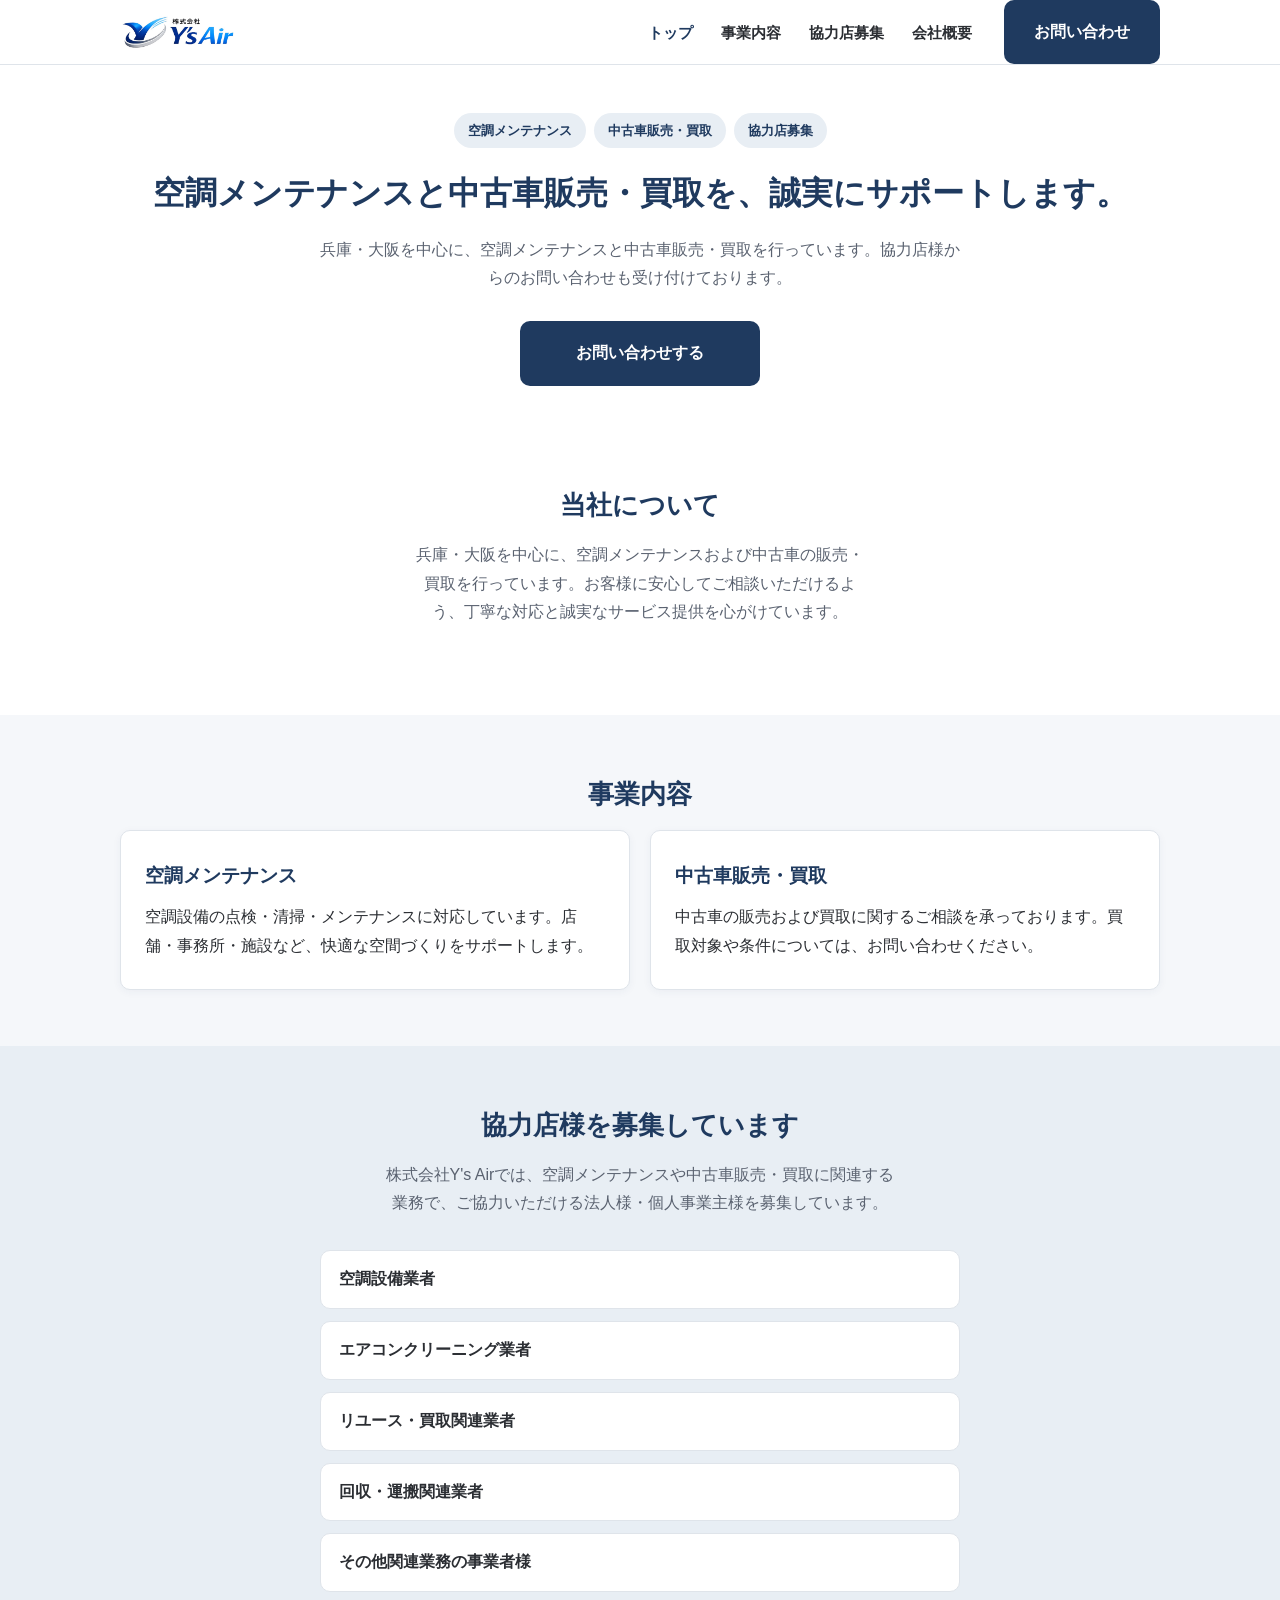
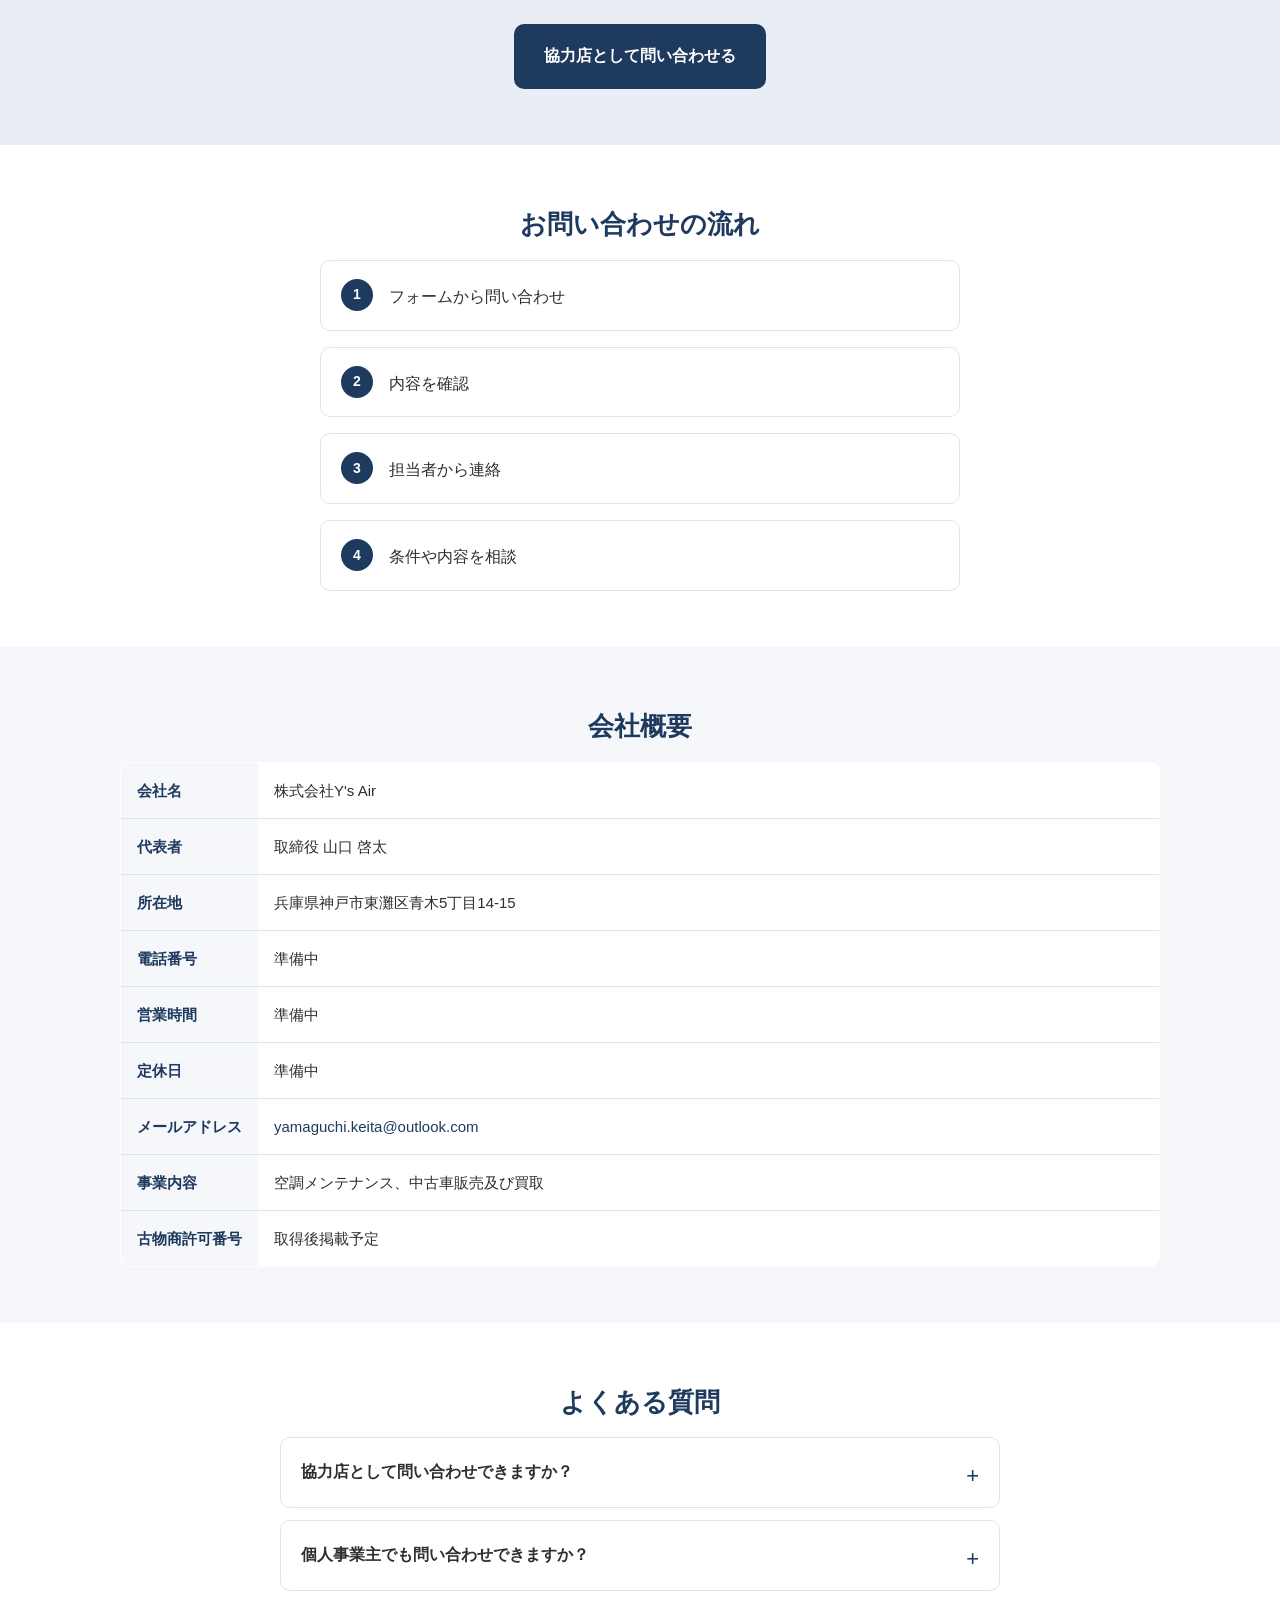
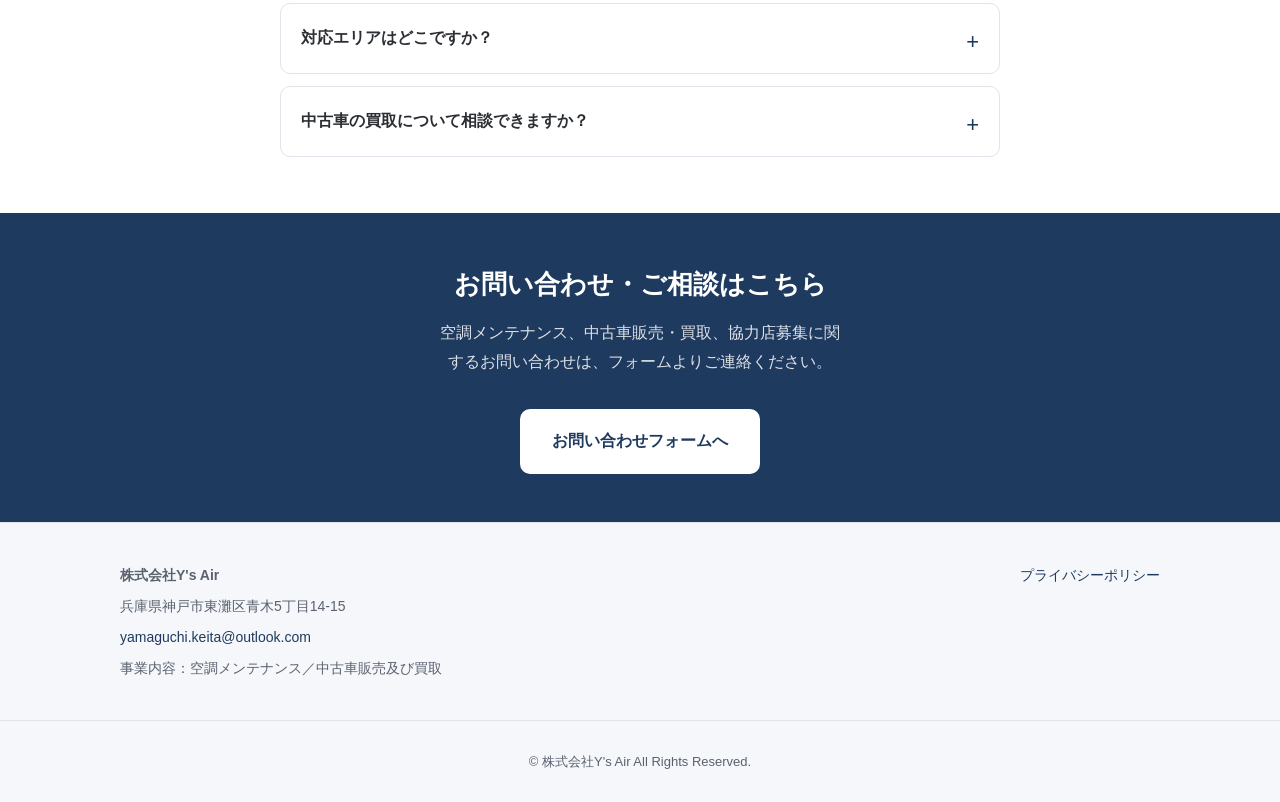
<file: index.html>
<!DOCTYPE html>
<html lang="ja">
<head>
  <meta charset="UTF-8">
  <meta name="viewport" content="width=device-width, initial-scale=1">
  <title>株式会社Y's Air｜兵庫・大阪の空調メンテナンス・中古車販売買取</title>
  <meta name="description" content="株式会社Y's Airは、兵庫・大阪を中心に空調メンテナンスと中古車販売・買取を行う会社です。協力店様からのお問い合わせも受け付けております。">

  <meta property="og:type" content="website">
  <meta property="og:title" content="株式会社Y's Air｜兵庫・大阪の空調メンテナンス・中古車販売買取">
  <meta property="og:description" content="株式会社Y's Airは、兵庫・大阪を中心に空調メンテナンスと中古車販売・買取を行う会社です。協力店様からのお問い合わせも受け付けております。">
  <meta property="og:image" content="assets/logo.png">
  <meta property="og:locale" content="ja_JP">
  <!-- og:url はサイト公開後の正式なURLに変更してください -->
  <meta property="og:url" content="https://example.com/">

  <link rel="icon" href="assets/favicon-32.png" sizes="32x32" type="image/png">
  <link rel="apple-touch-icon" href="assets/apple-touch-icon.png">
  <link rel="stylesheet" href="css/style.css">
</head>
<body>

  <header class="header">
    <div class="container header__inner">
      <a href="index.html" class="logo">
        <img src="assets/logo.png" alt="株式会社Y's Air" class="logo__img" onerror="this.style.display='none'; this.nextElementSibling.style.display='inline'">
        <span class="logo__text" style="display:none;">株式会社Y's Air</span>
      </a>
      <button class="hamburger" id="hamburger" aria-label="メニューを開く" aria-controls="nav" aria-expanded="false">
        <span></span><span></span><span></span>
      </button>
      <nav class="nav" id="nav">
        <ul class="nav__list">
          <li><a href="index.html" aria-current="page">トップ</a></li>
          <li><a href="business.html">事業内容</a></li>
          <li><a href="partners.html">協力店募集</a></li>
          <li><a href="company.html">会社概要</a></li>
        </ul>
        <a href="contact.html" class="btn btn--primary nav__cta">お問い合わせ</a>
      </nav>
    </div>
  </header>

  <main>

    <!-- 1. ファーストビュー -->
    <section class="hero">
      <div class="container">
        <ul class="hero__tags">
          <li>空調メンテナンス</li>
          <li>中古車販売・買取</li>
          <li>協力店募集</li>
        </ul>
        <h1 class="hero__title">空調メンテナンスと中古車販売・買取を、誠実にサポートします。</h1>
        <p class="hero__sub">兵庫・大阪を中心に、空調メンテナンスと中古車販売・買取を行っています。協力店様からのお問い合わせも受け付けております。</p>
        <div class="btn-group">
          <a href="contact.html" class="btn btn--primary">お問い合わせする</a>
        </div>
      </div>
    </section>

    <!-- 2. Y's Airについて -->
    <section class="section">
      <div class="container">
        <h2 class="section__title">当社について</h2>
        <p class="section__lead">
          兵庫・大阪を中心に、空調メンテナンスおよび中古車の販売・買取を行っています。お客様に安心してご相談いただけるよう、丁寧な対応と誠実なサービス提供を心がけています。
        </p>
      </div>
    </section>

    <!-- 3. 事業内容 -->
    <section class="section section--alt">
      <div class="container">
        <h2 class="section__title">事業内容</h2>
        <div class="cards">
          <div class="card">
            <h3 class="card__title">空調メンテナンス</h3>
            <p class="card__text">空調設備の点検・清掃・メンテナンスに対応しています。店舗・事務所・施設など、快適な空間づくりをサポートします。</p>
          </div>
          <div class="card">
            <h3 class="card__title">中古車販売・買取</h3>
            <p class="card__text">中古車の販売および買取に関するご相談を承っております。買取対象や条件については、お問い合わせください。</p>
          </div>
        </div>
      </div>
    </section>

    <!-- 4. 協力店募集 -->
    <section class="section section--highlight">
      <div class="container">
        <h2 class="section__title">協力店様を募集しています</h2>
        <p class="section__lead">
          株式会社Y's Airでは、空調メンテナンスや中古車販売・買取に関連する業務で、ご協力いただける法人様・個人事業主様を募集しています。
        </p>
        <ul class="target-list">
          <li>空調設備業者</li>
          <li>エアコンクリーニング業者</li>
          <li>リユース・買取関連業者</li>
          <li>回収・運搬関連業者</li>
          <li>その他関連業務の事業者様</li>
        </ul>
        <div class="btn-group" style="margin-top:32px;">
          <a href="partners.html" class="btn btn--primary">協力店として問い合わせる</a>
        </div>
      </div>
    </section>

    <!-- 5. お問い合わせの流れ -->
    <section class="section">
      <div class="container">
        <h2 class="section__title">お問い合わせの流れ</h2>
        <ol class="steps">
          <li class="step">
            <span class="step__num">1</span>
            <p class="step__text">フォームから問い合わせ</p>
          </li>
          <li class="step">
            <span class="step__num">2</span>
            <p class="step__text">内容を確認</p>
          </li>
          <li class="step">
            <span class="step__num">3</span>
            <p class="step__text">担当者から連絡</p>
          </li>
          <li class="step">
            <span class="step__num">4</span>
            <p class="step__text">条件や内容を相談</p>
          </li>
        </ol>
      </div>
    </section>

    <!-- 6. 会社概要 -->
    <section class="section section--alt">
      <div class="container">
        <h2 class="section__title">会社概要</h2>
        <div class="table-wrap">
          <table class="info-table">
            <tbody>
              <tr>
                <th>会社名</th>
                <td>株式会社Y's Air</td>
              </tr>
              <tr>
                <th>代表者</th>
                <td>取締役 山口 啓太</td>
              </tr>
              <tr>
                <th>所在地</th>
                <td>兵庫県神戸市東灘区青木5丁目14-15</td>
              </tr>
              <tr>
                <th>電話番号</th>
                <td><span data-config="phone">準備中</span></td>
              </tr>
              <tr>
                <th>営業時間</th>
                <td><span data-config="businessHours">準備中</span></td>
              </tr>
              <tr>
                <th>定休日</th>
                <td><span data-config="closedDay">準備中</span></td>
              </tr>
              <tr>
                <th>メールアドレス</th>
                <td><a href="mailto:yamaguchi.keita@outlook.com">yamaguchi.keita@outlook.com</a></td>
              </tr>
              <tr>
                <th>事業内容</th>
                <td>空調メンテナンス、中古車販売及び買取</td>
              </tr>
              <tr>
                <th>古物商許可番号</th>
                <td><span data-config="licenseNumber">取得後掲載予定</span></td>
              </tr>
            </tbody>
          </table>
        </div>
      </div>
    </section>

    <!-- 7. よくある質問 -->
    <section class="section">
      <div class="container">
        <h2 class="section__title">よくある質問</h2>
        <div class="faq">
          <details class="faq-item">
            <summary>協力店として問い合わせできますか？</summary>
            <p>はい。お問い合わせフォームで「協力店募集について」を選択してご連絡ください。</p>
          </details>
          <details class="faq-item">
            <summary>個人事業主でも問い合わせできますか？</summary>
            <p>はい。法人様・個人事業主様どちらもお問い合わせいただけます。</p>
          </details>
          <details class="faq-item">
            <summary>対応エリアはどこですか？</summary>
            <p>兵庫県・大阪府を中心に対応しております。詳細はお問い合わせください。</p>
          </details>
          <details class="faq-item">
            <summary>中古車の買取について相談できますか？</summary>
            <p>はい。内容を確認のうえ、個別にご案内いたします。</p>
          </details>
        </div>
      </div>
    </section>

    <!-- 8. お問い合わせCTA -->
    <section class="cta-banner">
      <div class="container">
        <h2 class="section__title">お問い合わせ・ご相談はこちら</h2>
        <p class="section__lead">空調メンテナンス、中古車販売・買取、協力店募集に関するお問い合わせは、フォームよりご連絡ください。</p>
        <div class="btn-group">
          <a href="contact.html" class="btn btn--primary">お問い合わせフォームへ</a>
        </div>
      </div>
    </section>

  </main>

  <footer class="footer">
    <div class="container footer__inner">
      <div class="footer__col">
        <p class="footer__name">株式会社Y's Air</p>
        <p>兵庫県神戸市東灘区青木5丁目14-15</p>
        <p><a href="mailto:yamaguchi.keita@outlook.com">yamaguchi.keita@outlook.com</a></p>
        <p>事業内容：空調メンテナンス／中古車販売及び買取</p>
      </div>
      <div class="footer__col footer__links">
        <p><a href="privacy.html">プライバシーポリシー</a></p>
      </div>
    </div>
    <div class="footer__bottom">
      <p>&copy; 株式会社Y's Air All Rights Reserved.</p>
    </div>
  </footer>

  <script src="js/site-config.js"></script>
  <script src="js/main.js"></script>
</body>
</html>
</file>
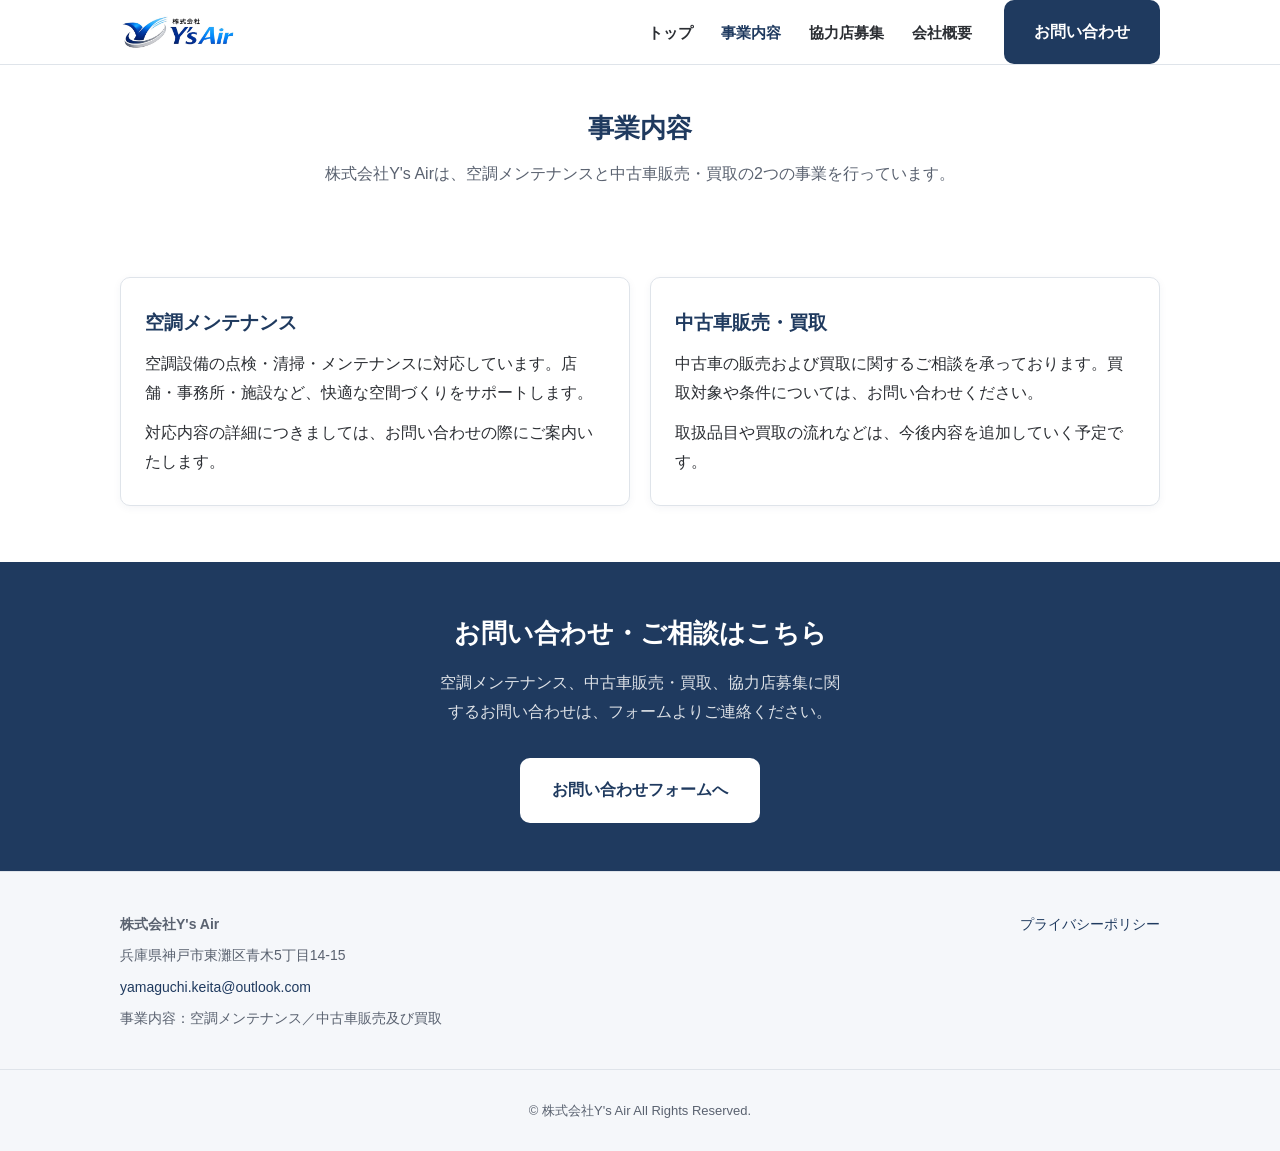
<file: business.html>
<!DOCTYPE html>
<html lang="ja">
<head>
  <meta charset="UTF-8">
  <meta name="viewport" content="width=device-width, initial-scale=1">
  <title>事業内容｜株式会社Y's Air</title>
  <meta name="description" content="株式会社Y's Airの事業内容についてご紹介します。空調設備の点検・清掃・メンテナンスから、中古車の販売・買取まで対応しています。">

  <meta property="og:type" content="website">
  <meta property="og:title" content="事業内容｜株式会社Y's Air">
  <meta property="og:description" content="株式会社Y's Airの事業内容についてご紹介します。空調設備の点検・清掃・メンテナンスから、中古車の販売・買取まで対応しています。">
  <meta property="og:image" content="assets/logo.png">
  <meta property="og:locale" content="ja_JP">
  <meta property="og:url" content="https://example.com/business.html">

  <link rel="icon" href="assets/favicon-32.png" sizes="32x32" type="image/png">
  <link rel="apple-touch-icon" href="assets/apple-touch-icon.png">
  <link rel="stylesheet" href="css/style.css">
</head>
<body>

  <header class="header">
    <div class="container header__inner">
      <a href="index.html" class="logo">
        <img src="assets/logo.png" alt="株式会社Y's Air" class="logo__img" onerror="this.style.display='none'; this.nextElementSibling.style.display='inline'">
        <span class="logo__text" style="display:none;">株式会社Y's Air</span>
      </a>
      <button class="hamburger" id="hamburger" aria-label="メニューを開く" aria-controls="nav" aria-expanded="false">
        <span></span><span></span><span></span>
      </button>
      <nav class="nav" id="nav">
        <ul class="nav__list">
          <li><a href="index.html">トップ</a></li>
          <li><a href="business.html" aria-current="page">事業内容</a></li>
          <li><a href="partners.html">協力店募集</a></li>
          <li><a href="company.html">会社概要</a></li>
        </ul>
        <a href="contact.html" class="btn btn--primary nav__cta">お問い合わせ</a>
      </nav>
    </div>
  </header>

  <main>

    <section class="page-hero">
      <div class="container">
        <h1 class="page-hero__title">事業内容</h1>
        <p class="page-hero__lead">株式会社Y's Airは、空調メンテナンスと中古車販売・買取の2つの事業を行っています。</p>
      </div>
    </section>

    <section class="section">
      <div class="container">
        <div class="cards">
          <div class="card">
            <h2 class="card__title">空調メンテナンス</h2>
            <p class="card__text">
              空調設備の点検・清掃・メンテナンスに対応しています。店舗・事務所・施設など、快適な空間づくりをサポートします。
            </p>
            <p class="card__text" style="margin-top:12px;">
              対応内容の詳細につきましては、お問い合わせの際にご案内いたします。
            </p>
          </div>
          <div class="card">
            <h2 class="card__title">中古車販売・買取</h2>
            <p class="card__text">
              中古車の販売および買取に関するご相談を承っております。買取対象や条件については、お問い合わせください。
            </p>
            <p class="card__text" style="margin-top:12px;">
              取扱品目や買取の流れなどは、今後内容を追加していく予定です。
            </p>
          </div>
        </div>
      </div>
    </section>

    <!-- お問い合わせCTA -->
    <section class="cta-banner">
      <div class="container">
        <h2 class="section__title">お問い合わせ・ご相談はこちら</h2>
        <p class="section__lead">空調メンテナンス、中古車販売・買取、協力店募集に関するお問い合わせは、フォームよりご連絡ください。</p>
        <div class="btn-group">
          <a href="contact.html" class="btn btn--primary">お問い合わせフォームへ</a>
        </div>
      </div>
    </section>

  </main>

  <footer class="footer">
    <div class="container footer__inner">
      <div class="footer__col">
        <p class="footer__name">株式会社Y's Air</p>
        <p>兵庫県神戸市東灘区青木5丁目14-15</p>
        <p><a href="mailto:yamaguchi.keita@outlook.com">yamaguchi.keita@outlook.com</a></p>
        <p>事業内容：空調メンテナンス／中古車販売及び買取</p>
      </div>
      <div class="footer__col footer__links">
        <p><a href="privacy.html">プライバシーポリシー</a></p>
      </div>
    </div>
    <div class="footer__bottom">
      <p>&copy; 株式会社Y's Air All Rights Reserved.</p>
    </div>
  </footer>

  <script src="js/site-config.js"></script>
  <script src="js/main.js"></script>
</body>
</html>
</file>
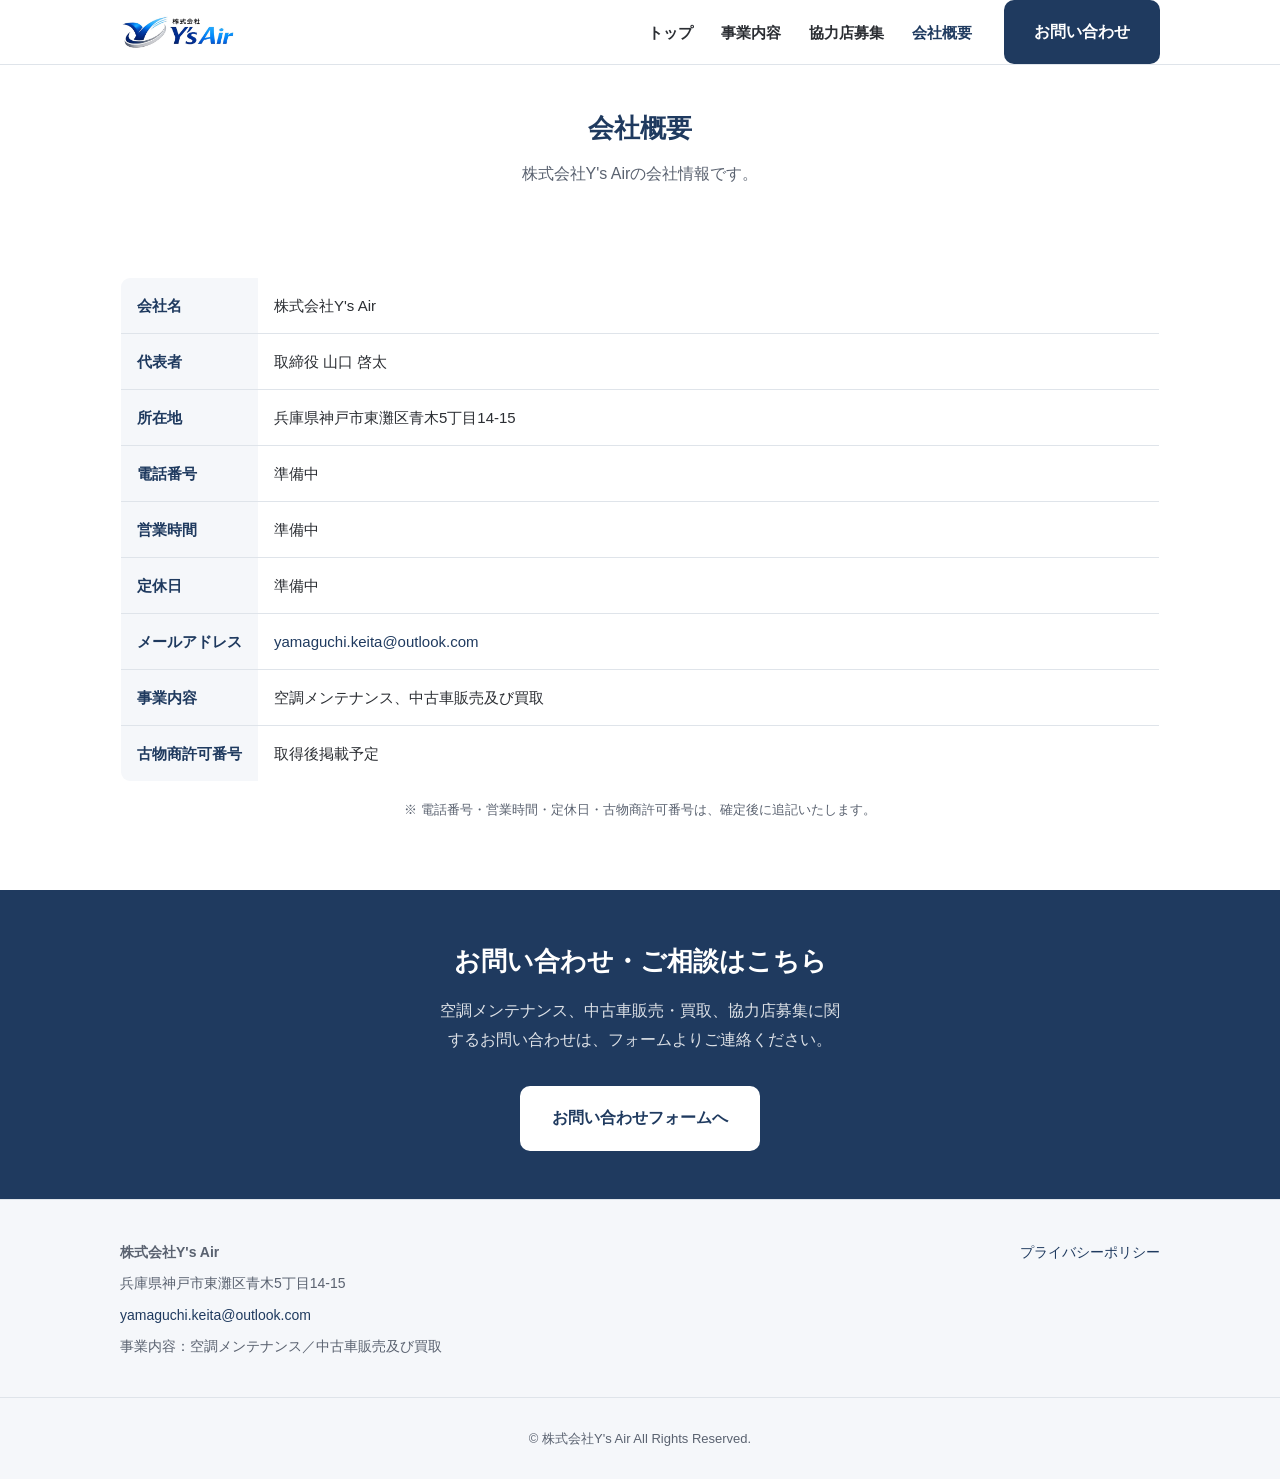
<file: company.html>
<!DOCTYPE html>
<html lang="ja">
<head>
  <meta charset="UTF-8">
  <meta name="viewport" content="width=device-width, initial-scale=1">
  <title>会社概要｜株式会社Y's Air</title>
  <meta name="description" content="株式会社Y's Airの会社概要です。所在地、代表者、事業内容などをご案内しています。兵庫・大阪を中心に活動しています。">

  <meta property="og:type" content="website">
  <meta property="og:title" content="会社概要｜株式会社Y's Air">
  <meta property="og:description" content="株式会社Y's Airの会社概要です。所在地、代表者、事業内容などをご案内しています。兵庫・大阪を中心に活動しています。">
  <meta property="og:image" content="assets/logo.png">
  <meta property="og:locale" content="ja_JP">
  <meta property="og:url" content="https://example.com/company.html">

  <link rel="icon" href="assets/favicon-32.png" sizes="32x32" type="image/png">
  <link rel="apple-touch-icon" href="assets/apple-touch-icon.png">
  <link rel="stylesheet" href="css/style.css">
</head>
<body>

  <header class="header">
    <div class="container header__inner">
      <a href="index.html" class="logo">
        <img src="assets/logo.png" alt="株式会社Y's Air" class="logo__img" onerror="this.style.display='none'; this.nextElementSibling.style.display='inline'">
        <span class="logo__text" style="display:none;">株式会社Y's Air</span>
      </a>
      <button class="hamburger" id="hamburger" aria-label="メニューを開く" aria-controls="nav" aria-expanded="false">
        <span></span><span></span><span></span>
      </button>
      <nav class="nav" id="nav">
        <ul class="nav__list">
          <li><a href="index.html">トップ</a></li>
          <li><a href="business.html">事業内容</a></li>
          <li><a href="partners.html">協力店募集</a></li>
          <li><a href="company.html" aria-current="page">会社概要</a></li>
        </ul>
        <a href="contact.html" class="btn btn--primary nav__cta">お問い合わせ</a>
      </nav>
    </div>
  </header>

  <main>

    <section class="page-hero">
      <div class="container">
        <h1 class="page-hero__title">会社概要</h1>
        <p class="page-hero__lead">株式会社Y's Airの会社情報です。</p>
      </div>
    </section>

    <section class="section">
      <div class="container">
        <div class="table-wrap">
          <table class="info-table">
            <tbody>
              <tr>
                <th>会社名</th>
                <td>株式会社Y's Air</td>
              </tr>
              <tr>
                <th>代表者</th>
                <td>取締役 山口 啓太</td>
              </tr>
              <tr>
                <th>所在地</th>
                <td>兵庫県神戸市東灘区青木5丁目14-15</td>
              </tr>
              <tr>
                <th>電話番号</th>
                <td><span data-config="phone">準備中</span></td>
              </tr>
              <tr>
                <th>営業時間</th>
                <td><span data-config="businessHours">準備中</span></td>
              </tr>
              <tr>
                <th>定休日</th>
                <td><span data-config="closedDay">準備中</span></td>
              </tr>
              <tr>
                <th>メールアドレス</th>
                <td><a href="mailto:yamaguchi.keita@outlook.com">yamaguchi.keita@outlook.com</a></td>
              </tr>
              <tr>
                <th>事業内容</th>
                <td>空調メンテナンス、中古車販売及び買取</td>
              </tr>
              <tr>
                <th>古物商許可番号</th>
                <td><span data-config="licenseNumber">取得後掲載予定</span></td>
              </tr>
              <!--
                項目を追加する場合は、以下のように行を追加してください。
                <tr>
                  <th>設立</th>
                  <td>20XX年X月</td>
                </tr>
                <tr>
                  <th>資本金</th>
                  <td>X,XXX,XXX円</td>
                </tr>
              -->
            </tbody>
          </table>
        </div>
        <p class="note" style="margin-top:16px; text-align:center;">
          ※ 電話番号・営業時間・定休日・古物商許可番号は、確定後に追記いたします。
        </p>
      </div>
    </section>

    <!-- お問い合わせCTA -->
    <section class="cta-banner">
      <div class="container">
        <h2 class="section__title">お問い合わせ・ご相談はこちら</h2>
        <p class="section__lead">空調メンテナンス、中古車販売・買取、協力店募集に関するお問い合わせは、フォームよりご連絡ください。</p>
        <div class="btn-group">
          <a href="contact.html" class="btn btn--primary">お問い合わせフォームへ</a>
        </div>
      </div>
    </section>

  </main>

  <footer class="footer">
    <div class="container footer__inner">
      <div class="footer__col">
        <p class="footer__name">株式会社Y's Air</p>
        <p>兵庫県神戸市東灘区青木5丁目14-15</p>
        <p><a href="mailto:yamaguchi.keita@outlook.com">yamaguchi.keita@outlook.com</a></p>
        <p>事業内容：空調メンテナンス／中古車販売及び買取</p>
      </div>
      <div class="footer__col footer__links">
        <p><a href="privacy.html">プライバシーポリシー</a></p>
      </div>
    </div>
    <div class="footer__bottom">
      <p>&copy; 株式会社Y's Air All Rights Reserved.</p>
    </div>
  </footer>

  <script src="js/site-config.js"></script>
  <script src="js/main.js"></script>
</body>
</html>
</file>
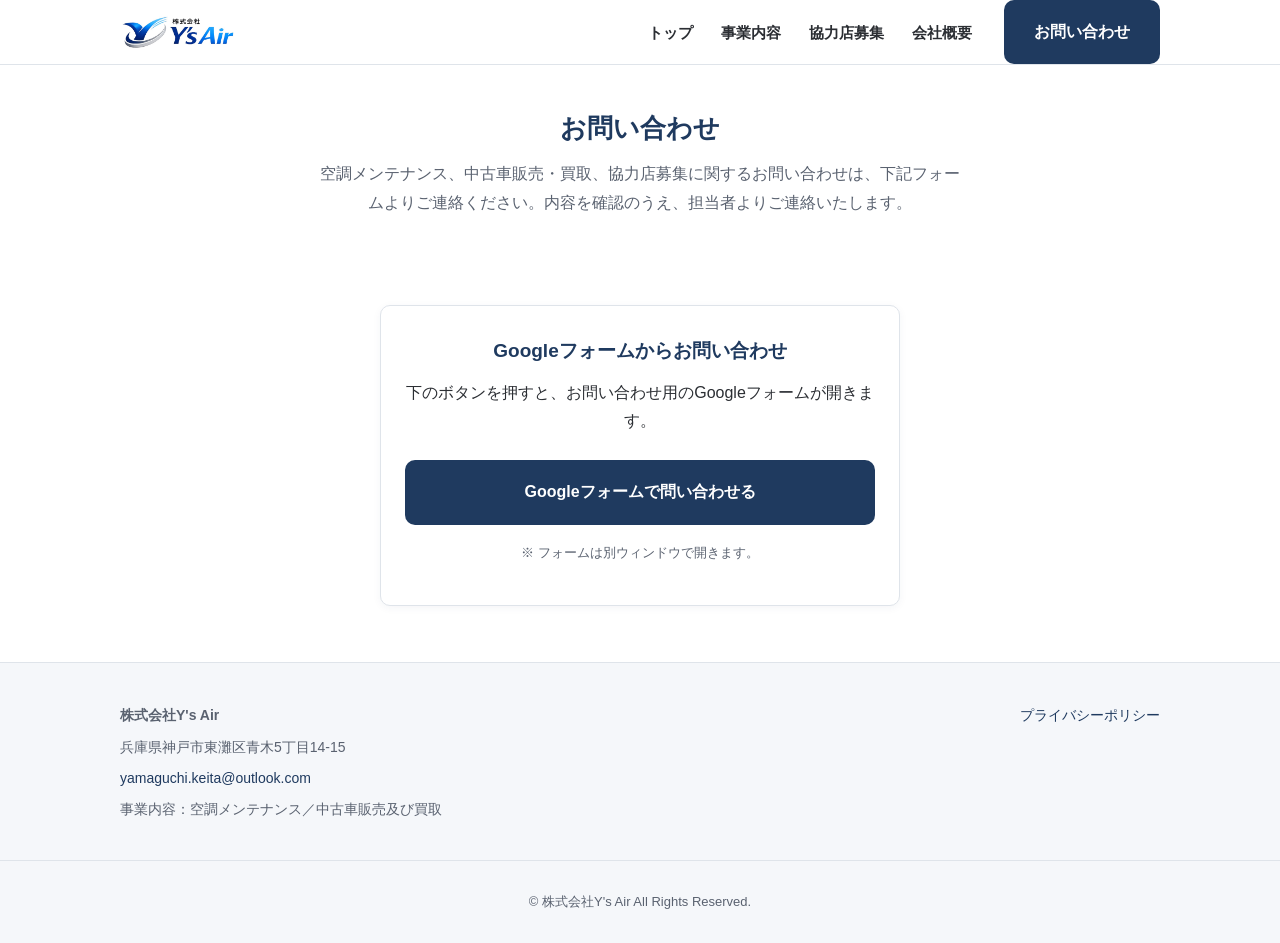
<file: contact.html>
<!DOCTYPE html>
<html lang="ja">
<head>
  <meta charset="UTF-8">
  <meta name="viewport" content="width=device-width, initial-scale=1">
  <title>お問い合わせ｜株式会社Y's Air</title>
  <meta name="description" content="株式会社Y's Airへのお問い合わせはこちらから。空調メンテナンス、中古車販売・買取、協力店募集に関するご相談を受け付けています。">

  <meta property="og:type" content="website">
  <meta property="og:title" content="お問い合わせ｜株式会社Y's Air">
  <meta property="og:description" content="株式会社Y's Airへのお問い合わせはこちらから。空調メンテナンス、中古車販売・買取、協力店募集に関するご相談を受け付けています。">
  <meta property="og:image" content="assets/logo.png">
  <meta property="og:locale" content="ja_JP">
  <meta property="og:url" content="https://example.com/contact.html">

  <link rel="icon" href="assets/favicon-32.png" sizes="32x32" type="image/png">
  <link rel="apple-touch-icon" href="assets/apple-touch-icon.png">
  <link rel="stylesheet" href="css/style.css">
</head>
<body>

  <header class="header">
    <div class="container header__inner">
      <a href="index.html" class="logo">
        <img src="assets/logo.png" alt="株式会社Y's Air" class="logo__img" onerror="this.style.display='none'; this.nextElementSibling.style.display='inline'">
        <span class="logo__text" style="display:none;">株式会社Y's Air</span>
      </a>
      <button class="hamburger" id="hamburger" aria-label="メニューを開く" aria-controls="nav" aria-expanded="false">
        <span></span><span></span><span></span>
      </button>
      <nav class="nav" id="nav">
        <ul class="nav__list">
          <li><a href="index.html">トップ</a></li>
          <li><a href="business.html">事業内容</a></li>
          <li><a href="partners.html">協力店募集</a></li>
          <li><a href="company.html">会社概要</a></li>
        </ul>
        <a href="contact.html" class="btn btn--primary nav__cta">お問い合わせ</a>
      </nav>
    </div>
  </header>

  <main>

    <section class="page-hero">
      <div class="container">
        <h1 class="page-hero__title">お問い合わせ</h1>
        <p class="page-hero__lead">
          空調メンテナンス、中古車販売・買取、協力店募集に関するお問い合わせは、下記フォームよりご連絡ください。内容を確認のうえ、担当者よりご連絡いたします。
        </p>
      </div>
    </section>

    <section class="section">
      <div class="container" style="max-width:560px;">
        <div class="card" style="text-align:center;">
          <h2 class="card__title">Googleフォームからお問い合わせ</h2>
          <p class="card__text" style="margin-bottom:24px;">
            下のボタンを押すと、お問い合わせ用のGoogleフォームが開きます。
          </p>
          <a
            href="https://docs.google.com/forms/d/e/1FAIpQLSd1GS5IPy3d5aNM89r0nrK_dT7g0HsJ-cTU7E_sVjtuAgXthw/viewform?usp=dialog"
            class="btn btn--primary btn--block"
            data-google-form
            target="_blank"
            rel="noopener"
          >Googleフォームで問い合わせる</a>
          <p class="note" style="margin-top:16px;">
            ※ フォームは別ウィンドウで開きます。
          </p>
        </div>
      </div>
    </section>

  </main>

  <footer class="footer">
    <div class="container footer__inner">
      <div class="footer__col">
        <p class="footer__name">株式会社Y's Air</p>
        <p>兵庫県神戸市東灘区青木5丁目14-15</p>
        <p><a href="mailto:yamaguchi.keita@outlook.com">yamaguchi.keita@outlook.com</a></p>
        <p>事業内容：空調メンテナンス／中古車販売及び買取</p>
      </div>
      <div class="footer__col footer__links">
        <p><a href="privacy.html">プライバシーポリシー</a></p>
      </div>
    </div>
    <div class="footer__bottom">
      <p>&copy; 株式会社Y's Air All Rights Reserved.</p>
    </div>
  </footer>

  <script src="js/site-config.js"></script>
  <script src="js/main.js"></script>
</body>
</html>
</file>
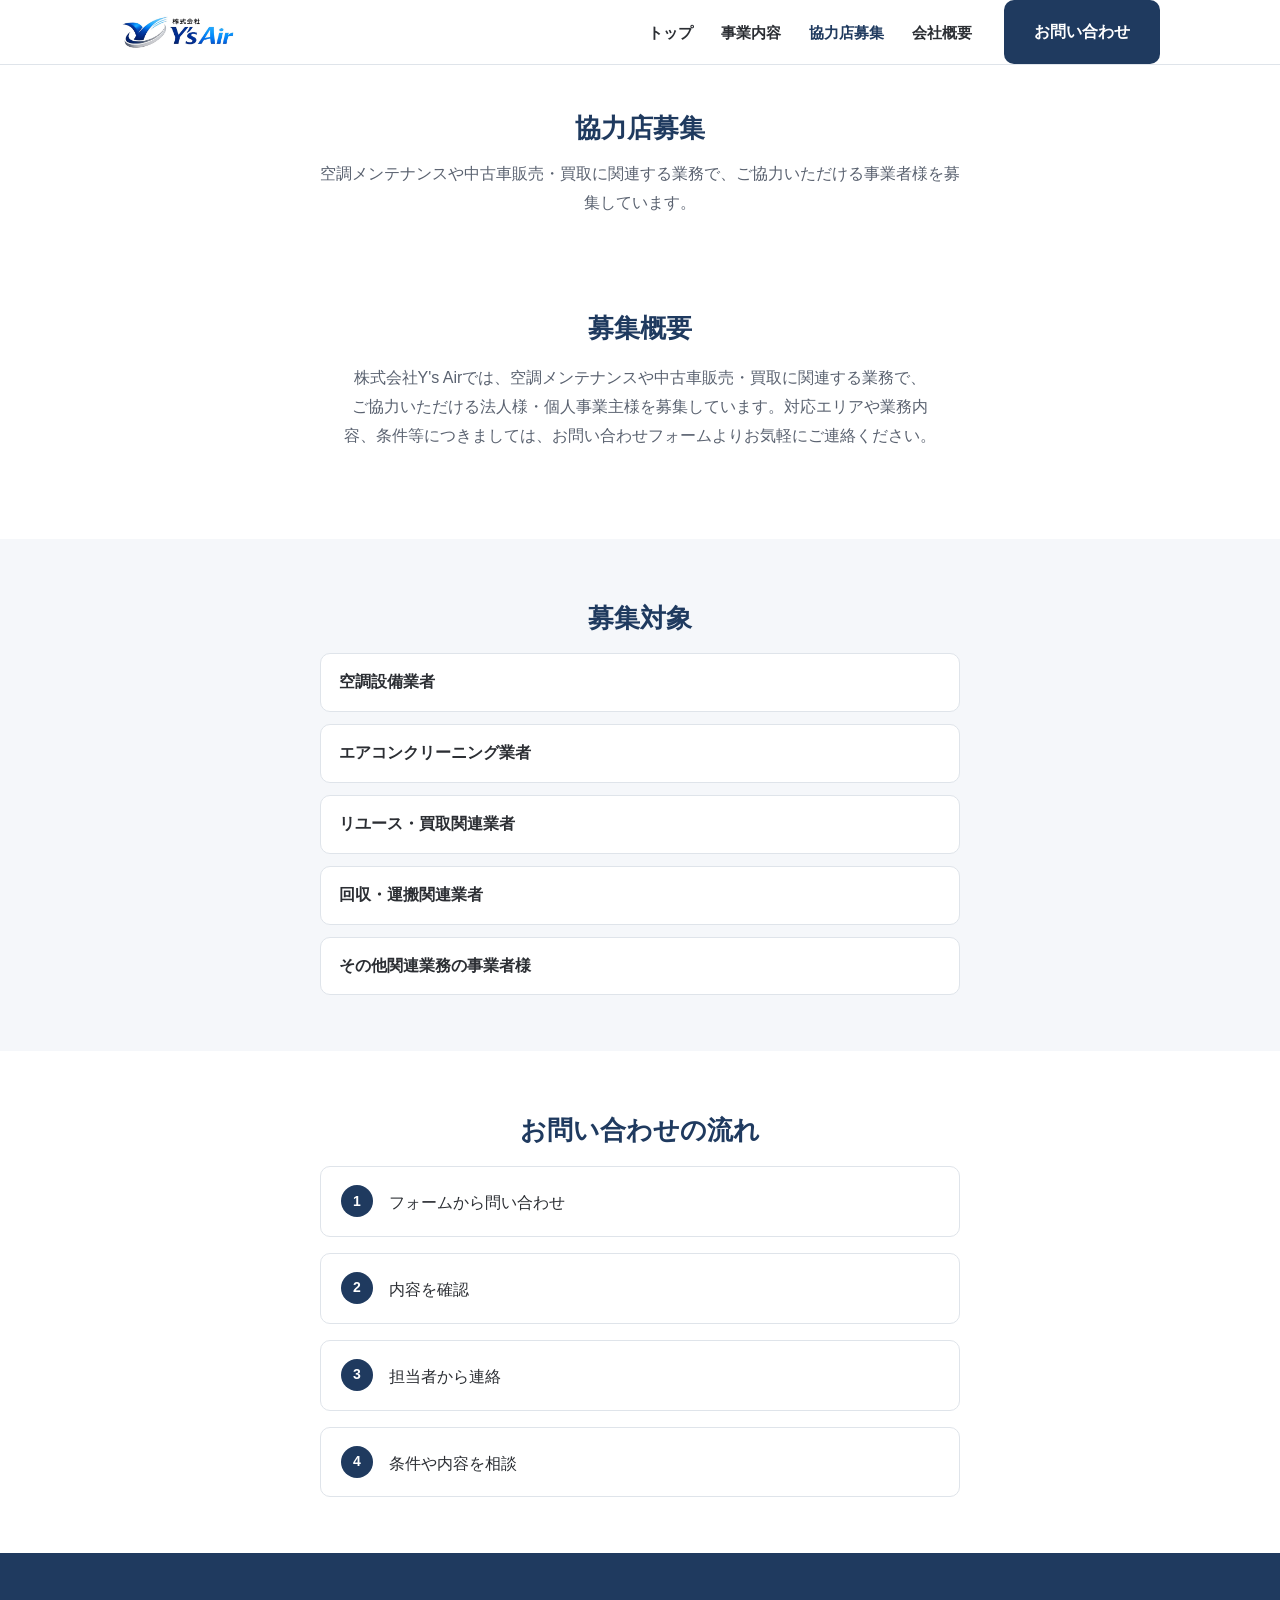
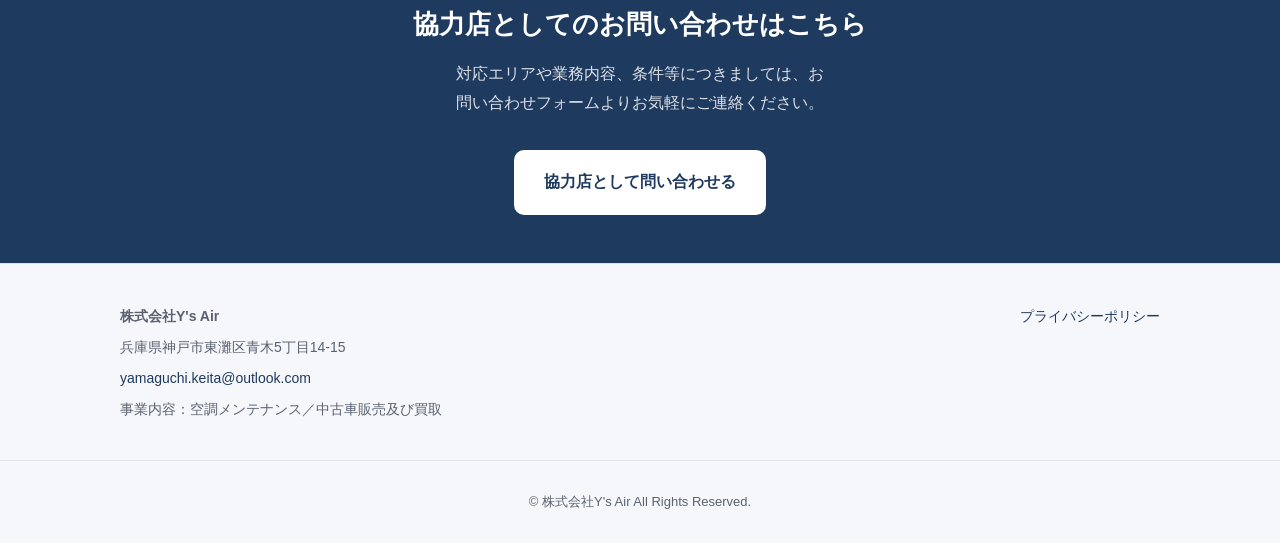
<file: partners.html>
<!DOCTYPE html>
<html lang="ja">
<head>
  <meta charset="UTF-8">
  <meta name="viewport" content="width=device-width, initial-scale=1">
  <title>協力店募集｜株式会社Y's Air</title>
  <meta name="description" content="株式会社Y's Airでは、空調メンテナンスや中古車販売・買取に関連する業務で、ご協力いただける法人様・個人事業主様を募集しています。">

  <meta property="og:type" content="website">
  <meta property="og:title" content="協力店募集｜株式会社Y's Air">
  <meta property="og:description" content="株式会社Y's Airでは、空調メンテナンスや中古車販売・買取に関連する業務で、ご協力いただける法人様・個人事業主様を募集しています。">
  <meta property="og:image" content="assets/logo.png">
  <meta property="og:locale" content="ja_JP">
  <meta property="og:url" content="https://example.com/partners.html">

  <link rel="icon" href="assets/favicon-32.png" sizes="32x32" type="image/png">
  <link rel="apple-touch-icon" href="assets/apple-touch-icon.png">
  <link rel="stylesheet" href="css/style.css">
</head>
<body>

  <header class="header">
    <div class="container header__inner">
      <a href="index.html" class="logo">
        <img src="assets/logo.png" alt="株式会社Y's Air" class="logo__img" onerror="this.style.display='none'; this.nextElementSibling.style.display='inline'">
        <span class="logo__text" style="display:none;">株式会社Y's Air</span>
      </a>
      <button class="hamburger" id="hamburger" aria-label="メニューを開く" aria-controls="nav" aria-expanded="false">
        <span></span><span></span><span></span>
      </button>
      <nav class="nav" id="nav">
        <ul class="nav__list">
          <li><a href="index.html">トップ</a></li>
          <li><a href="business.html">事業内容</a></li>
          <li><a href="partners.html" aria-current="page">協力店募集</a></li>
          <li><a href="company.html">会社概要</a></li>
        </ul>
        <a href="contact.html" class="btn btn--primary nav__cta">お問い合わせ</a>
      </nav>
    </div>
  </header>

  <main>

    <section class="page-hero">
      <div class="container">
        <h1 class="page-hero__title">協力店募集</h1>
        <p class="page-hero__lead">空調メンテナンスや中古車販売・買取に関連する業務で、ご協力いただける事業者様を募集しています。</p>
      </div>
    </section>

    <!-- 募集概要 -->
    <section class="section">
      <div class="container">
        <h2 class="section__title">募集概要</h2>
        <p class="section__lead">
          株式会社Y's Airでは、空調メンテナンスや中古車販売・買取に関連する業務で、ご協力いただける法人様・個人事業主様を募集しています。対応エリアや業務内容、条件等につきましては、お問い合わせフォームよりお気軽にご連絡ください。
        </p>
      </div>
    </section>

    <!-- 募集対象 -->
    <section class="section section--alt">
      <div class="container">
        <h2 class="section__title">募集対象</h2>
        <ul class="target-list">
          <li>空調設備業者</li>
          <li>エアコンクリーニング業者</li>
          <li>リユース・買取関連業者</li>
          <li>回収・運搬関連業者</li>
          <li>その他関連業務の事業者様</li>
        </ul>
      </div>
    </section>

    <!-- 問い合わせの流れ -->
    <section class="section">
      <div class="container">
        <h2 class="section__title">お問い合わせの流れ</h2>
        <ol class="steps">
          <li class="step">
            <span class="step__num">1</span>
            <p class="step__text">フォームから問い合わせ</p>
          </li>
          <li class="step">
            <span class="step__num">2</span>
            <p class="step__text">内容を確認</p>
          </li>
          <li class="step">
            <span class="step__num">3</span>
            <p class="step__text">担当者から連絡</p>
          </li>
          <li class="step">
            <span class="step__num">4</span>
            <p class="step__text">条件や内容を相談</p>
          </li>
        </ol>
      </div>
    </section>

    <!-- お問い合わせCTA -->
    <section class="cta-banner">
      <div class="container">
        <h2 class="section__title">協力店としてのお問い合わせはこちら</h2>
        <p class="section__lead">対応エリアや業務内容、条件等につきましては、お問い合わせフォームよりお気軽にご連絡ください。</p>
        <div class="btn-group">
          <a href="contact.html" class="btn btn--primary">協力店として問い合わせる</a>
        </div>
      </div>
    </section>

  </main>

  <footer class="footer">
    <div class="container footer__inner">
      <div class="footer__col">
        <p class="footer__name">株式会社Y's Air</p>
        <p>兵庫県神戸市東灘区青木5丁目14-15</p>
        <p><a href="mailto:yamaguchi.keita@outlook.com">yamaguchi.keita@outlook.com</a></p>
        <p>事業内容：空調メンテナンス／中古車販売及び買取</p>
      </div>
      <div class="footer__col footer__links">
        <p><a href="privacy.html">プライバシーポリシー</a></p>
      </div>
    </div>
    <div class="footer__bottom">
      <p>&copy; 株式会社Y's Air All Rights Reserved.</p>
    </div>
  </footer>

  <script src="js/site-config.js"></script>
  <script src="js/main.js"></script>
</body>
</html>
</file>
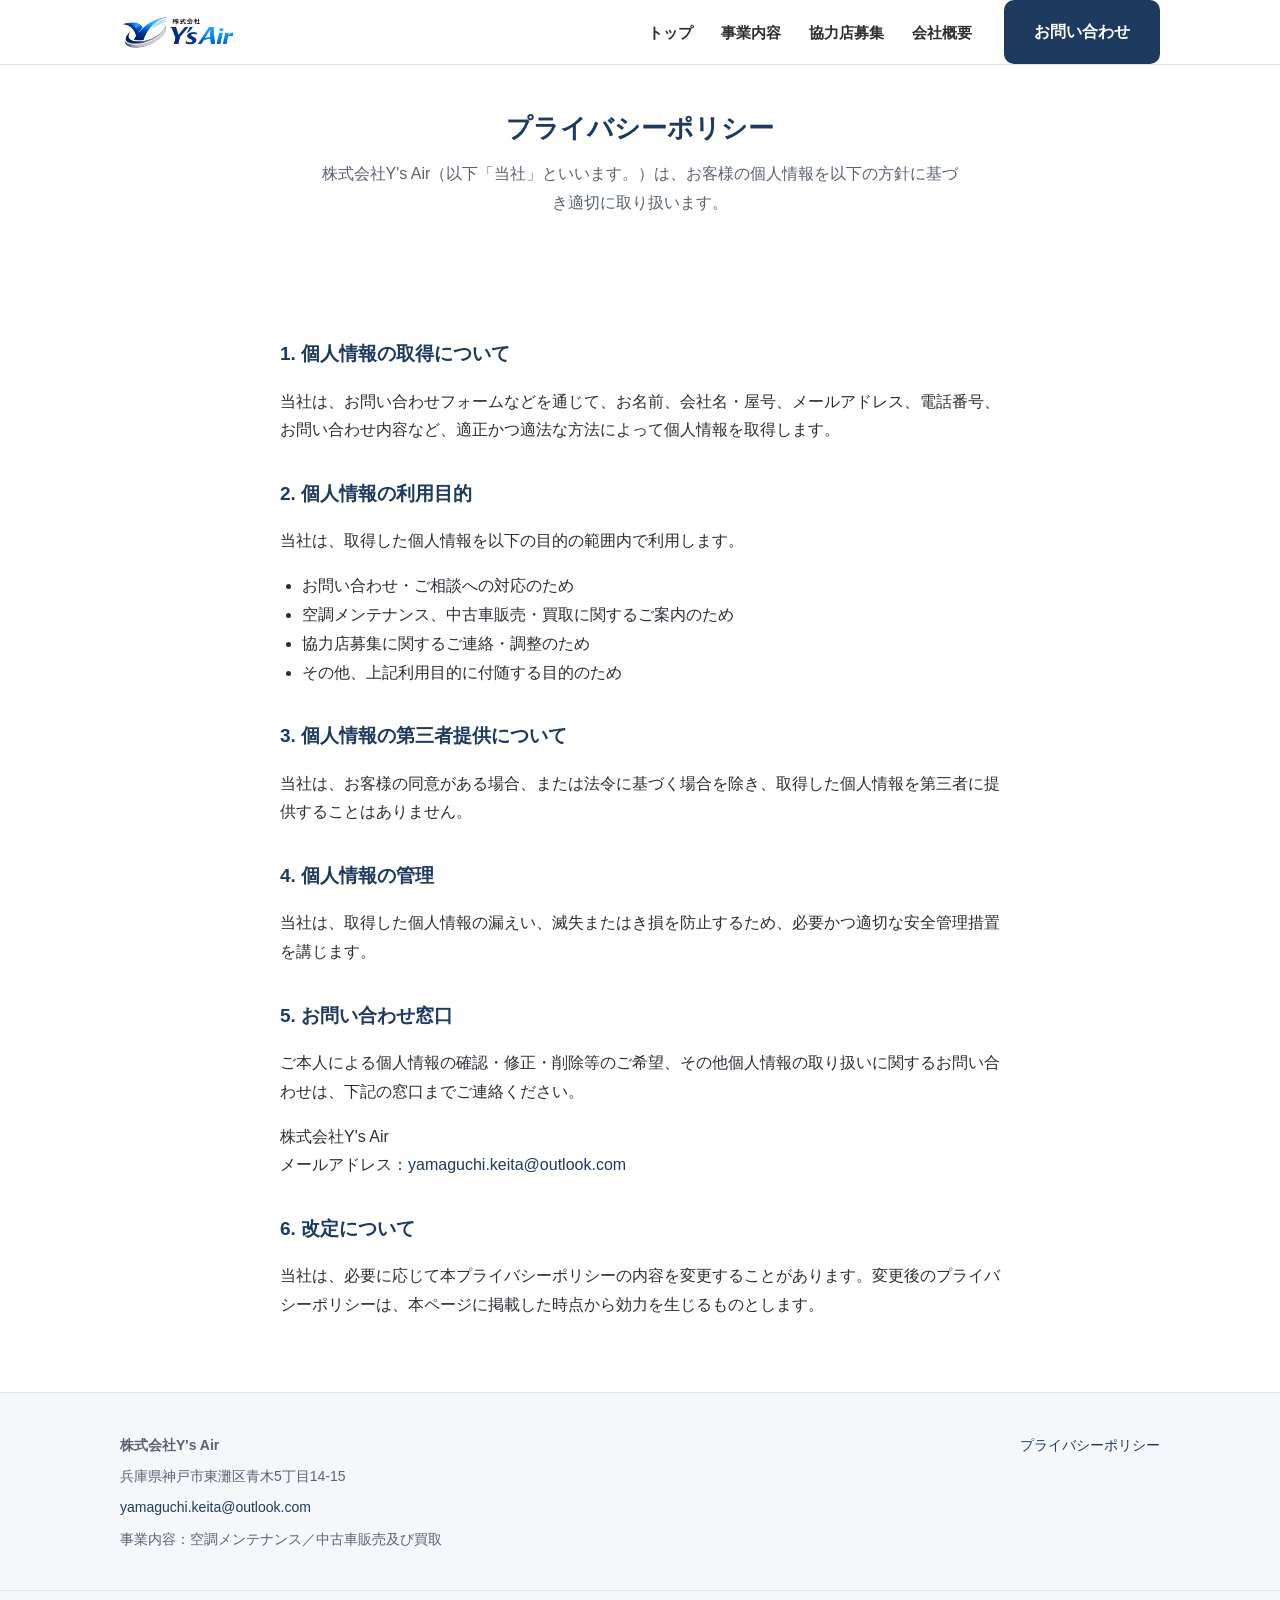
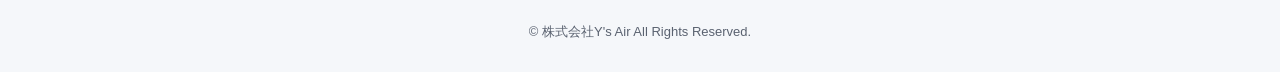
<file: privacy.html>
<!DOCTYPE html>
<html lang="ja">
<head>
  <meta charset="UTF-8">
  <meta name="viewport" content="width=device-width, initial-scale=1">
  <title>プライバシーポリシー｜株式会社Y's Air</title>
  <meta name="description" content="株式会社Y's Airのプライバシーポリシー（個人情報の取り扱いについて）をご案内しています。">

  <meta property="og:type" content="website">
  <meta property="og:title" content="プライバシーポリシー｜株式会社Y's Air">
  <meta property="og:description" content="株式会社Y's Airのプライバシーポリシー（個人情報の取り扱いについて）をご案内しています。">
  <meta property="og:image" content="assets/logo.png">
  <meta property="og:locale" content="ja_JP">
  <meta property="og:url" content="https://example.com/privacy.html">

  <link rel="icon" href="assets/favicon-32.png" sizes="32x32" type="image/png">
  <link rel="apple-touch-icon" href="assets/apple-touch-icon.png">
  <link rel="stylesheet" href="css/style.css">
</head>
<body>

  <header class="header">
    <div class="container header__inner">
      <a href="index.html" class="logo">
        <img src="assets/logo.png" alt="株式会社Y's Air" class="logo__img" onerror="this.style.display='none'; this.nextElementSibling.style.display='inline'">
        <span class="logo__text" style="display:none;">株式会社Y's Air</span>
      </a>
      <button class="hamburger" id="hamburger" aria-label="メニューを開く" aria-controls="nav" aria-expanded="false">
        <span></span><span></span><span></span>
      </button>
      <nav class="nav" id="nav">
        <ul class="nav__list">
          <li><a href="index.html">トップ</a></li>
          <li><a href="business.html">事業内容</a></li>
          <li><a href="partners.html">協力店募集</a></li>
          <li><a href="company.html">会社概要</a></li>
        </ul>
        <a href="contact.html" class="btn btn--primary nav__cta">お問い合わせ</a>
      </nav>
    </div>
  </header>

  <main>

    <section class="page-hero">
      <div class="container">
        <h1 class="page-hero__title">プライバシーポリシー</h1>
        <p class="page-hero__lead">株式会社Y's Air（以下「当社」といいます。）は、お客様の個人情報を以下の方針に基づき適切に取り扱います。</p>
      </div>
    </section>

    <section class="section">
      <div class="container policy" style="max-width:760px;">

        <h2>1. 個人情報の取得について</h2>
        <p>
          当社は、お問い合わせフォームなどを通じて、お名前、会社名・屋号、メールアドレス、電話番号、お問い合わせ内容など、適正かつ適法な方法によって個人情報を取得します。
        </p>

        <h2>2. 個人情報の利用目的</h2>
        <p>当社は、取得した個人情報を以下の目的の範囲内で利用します。</p>
        <ul>
          <li>お問い合わせ・ご相談への対応のため</li>
          <li>空調メンテナンス、中古車販売・買取に関するご案内のため</li>
          <li>協力店募集に関するご連絡・調整のため</li>
          <li>その他、上記利用目的に付随する目的のため</li>
        </ul>

        <h2>3. 個人情報の第三者提供について</h2>
        <p>
          当社は、お客様の同意がある場合、または法令に基づく場合を除き、取得した個人情報を第三者に提供することはありません。
        </p>

        <h2>4. 個人情報の管理</h2>
        <p>
          当社は、取得した個人情報の漏えい、滅失またはき損を防止するため、必要かつ適切な安全管理措置を講じます。
        </p>

        <h2>5. お問い合わせ窓口</h2>
        <p>
          ご本人による個人情報の確認・修正・削除等のご希望、その他個人情報の取り扱いに関するお問い合わせは、下記の窓口までご連絡ください。
        </p>
        <p>
          株式会社Y's Air<br>
          メールアドレス：<a href="mailto:yamaguchi.keita@outlook.com">yamaguchi.keita@outlook.com</a>
        </p>

        <h2>6. 改定について</h2>
        <p>
          当社は、必要に応じて本プライバシーポリシーの内容を変更することがあります。変更後のプライバシーポリシーは、本ページに掲載した時点から効力を生じるものとします。
        </p>

      </div>
    </section>

  </main>

  <footer class="footer">
    <div class="container footer__inner">
      <div class="footer__col">
        <p class="footer__name">株式会社Y's Air</p>
        <p>兵庫県神戸市東灘区青木5丁目14-15</p>
        <p><a href="mailto:yamaguchi.keita@outlook.com">yamaguchi.keita@outlook.com</a></p>
        <p>事業内容：空調メンテナンス／中古車販売及び買取</p>
      </div>
      <div class="footer__col footer__links">
        <p><a href="privacy.html">プライバシーポリシー</a></p>
      </div>
    </div>
    <div class="footer__bottom">
      <p>&copy; 株式会社Y's Air All Rights Reserved.</p>
    </div>
  </footer>

  <script src="js/site-config.js"></script>
  <script src="js/main.js"></script>
</body>
</html>
</file>
<file: css/style.css>
/* ==========================================================================
   株式会社Y's Air コーポレートサイト 共通スタイル
   配色・余白・文字サイズを調整する場合は、このファイルを編集してください。
   ========================================================================== */

:root {
  --color-navy: #1f3a5f;
  --color-navy-dark: #16293f;
  --color-blue-gray: #e8eef4;
  --color-bg-sub: #f5f7fa;
  --color-bg: #ffffff;
  --color-text: #2b2e33;
  --color-text-light: #5a6270;
  --color-border: #dfe4ea;
  --radius: 10px;
  --max-width: 1080px;
}

* {
  box-sizing: border-box;
}

html {
  scroll-behavior: smooth;
}

body {
  margin: 0;
  font-family: -apple-system, BlinkMacSystemFont, "Hiragino Kaku Gothic ProN",
    "Hiragino Sans", "Noto Sans JP", Meiryo, sans-serif;
  font-size: 16px;
  line-height: 1.8;
  color: var(--color-text);
  background: var(--color-bg);
  -webkit-font-smoothing: antialiased;
}

img {
  max-width: 100%;
  display: block;
}

a {
  color: var(--color-navy);
  text-decoration: none;
}

a:hover {
  text-decoration: underline;
}

.container {
  max-width: var(--max-width);
  margin: 0 auto;
  padding: 0 20px;
}

/* ==========================================================================
   ヘッダー・ナビゲーション
   ========================================================================== */

.header {
  position: sticky;
  top: 0;
  z-index: 100;
  background: var(--color-bg);
  border-bottom: 1px solid var(--color-border);
}

.header__inner {
  display: flex;
  align-items: center;
  justify-content: space-between;
  height: 64px;
  gap: 16px;
}

.logo {
  display: flex;
  align-items: center;
  gap: 8px;
  font-weight: 700;
  font-size: 17px;
  color: var(--color-navy);
  min-width: 0;
}

.logo__img {
  height: 36px;
  width: auto;
}

.logo__text {
  white-space: nowrap;
  overflow: hidden;
  text-overflow: ellipsis;
}

.hamburger {
  display: flex;
  flex-direction: column;
  justify-content: center;
  align-items: center;
  gap: 5px;
  width: 44px;
  height: 44px;
  border: none;
  background: none;
  cursor: pointer;
  padding: 8px;
  flex: none;
}

.hamburger span {
  display: block;
  height: 2px;
  width: 22px;
  background: var(--color-navy);
  border-radius: 1px;
}

.nav {
  position: fixed;
  top: 64px;
  left: 0;
  right: 0;
  background: var(--color-bg);
  border-bottom: 1px solid var(--color-border);
  padding: 16px 20px 24px;
  transform: translateY(-8px);
  opacity: 0;
  visibility: hidden;
  transition: opacity 0.2s ease, transform 0.2s ease, visibility 0.2s;
  max-height: calc(100vh - 64px);
  overflow-y: auto;
}

.nav.is-open {
  opacity: 1;
  visibility: visible;
  transform: translateY(0);
}

.nav__list {
  list-style: none;
  margin: 0 0 16px;
  padding: 0;
  display: flex;
  flex-direction: column;
  gap: 4px;
}

.nav__list a {
  display: block;
  padding: 12px 4px;
  font-size: 16px;
  font-weight: 600;
  color: var(--color-text);
  border-bottom: 1px solid var(--color-border);
}

.nav__list a[aria-current="page"] {
  color: var(--color-navy);
}

.nav__cta {
  display: block;
  text-align: center;
}

@media (min-width: 900px) {
  .hamburger {
    display: none;
  }

  .nav {
    position: static;
    opacity: 1;
    visibility: visible;
    transform: none;
    border-bottom: none;
    padding: 0;
    max-height: none;
    display: flex;
    align-items: center;
    gap: 32px;
    background: none;
  }

  .nav__list {
    flex-direction: row;
    gap: 28px;
    margin: 0;
  }

  .nav__list a {
    padding: 4px 0;
    font-size: 15px;
    border-bottom: none;
  }

  .nav__cta {
    padding: 10px 22px;
  }
}

/* ==========================================================================
   ボタン
   ========================================================================== */

.btn {
  display: inline-block;
  padding: 16px 28px;
  border-radius: var(--radius);
  font-weight: 700;
  font-size: 16px;
  text-align: center;
  text-decoration: none;
  border: 2px solid transparent;
  transition: background-color 0.15s ease, color 0.15s ease,
    border-color 0.15s ease;
}

.btn:hover {
  text-decoration: none;
}

.btn--primary {
  background: var(--color-navy);
  color: #ffffff;
}

.btn--primary:hover {
  background: var(--color-navy-dark);
}

.btn--secondary {
  background: #ffffff;
  color: var(--color-navy);
  border-color: var(--color-navy);
}

.btn--secondary:hover {
  background: var(--color-blue-gray);
}

.btn--block {
  display: block;
  width: 100%;
}

.btn-group {
  display: flex;
  flex-direction: column;
  gap: 12px;
}

@media (min-width: 600px) {
  .btn-group {
    flex-direction: row;
    justify-content: center;
  }

  .btn-group .btn {
    flex: 1;
  }

  .btn-group .btn:only-child {
    flex: none;
    min-width: 240px;
  }
}

/* ==========================================================================
   ファーストビュー（ヒーロー）
   ========================================================================== */

.hero {
  padding: 48px 0 40px;
  text-align: center;
}

.hero__tags {
  display: flex;
  flex-wrap: wrap;
  justify-content: center;
  gap: 8px;
  margin: 0 0 20px;
  padding: 0;
  list-style: none;
}

.hero__tags li {
  background: var(--color-blue-gray);
  color: var(--color-navy);
  font-size: 13px;
  font-weight: 600;
  padding: 6px 14px;
  border-radius: 999px;
}

.hero__title {
  font-size: 24px;
  line-height: 1.6;
  font-weight: 800;
  margin: 0 0 16px;
  color: var(--color-navy);
  text-wrap: balance;
}

.hero__sub {
  font-size: 16px;
  color: var(--color-text-light);
  margin: 0 0 28px;
  max-width: 640px;
  margin-left: auto;
  margin-right: auto;
  text-wrap: pretty;
}

@media (min-width: 700px) {
  .hero__title {
    font-size: 32px;
    text-wrap: balance;
}
}

/* ==========================================================================
   セクション共通
   ========================================================================== */

.section {
  padding: 56px 0;
}

.section--alt {
  background: var(--color-bg-sub);
}

.section--highlight {
  background: var(--color-blue-gray);
}

.section__title {
  font-size: 22px;
  font-weight: 800;
  margin: 0 0 12px;
  color: var(--color-navy);
  text-align: center;
}

.section__lead {
  font-size: 16px;
  color: var(--color-text-light);
  text-align: center;
  max-width: 640px;
  margin: 0 auto 32px;
  text-wrap: balance;
}

@media (min-width: 700px) {
  .section__title {
    font-size: 26px;
  }
}

/* ==========================================================================
   カード
   ========================================================================== */

.cards {
  display: grid;
  gap: 20px;
  grid-template-columns: 1fr;
}

@media (min-width: 700px) {
  .cards {
    grid-template-columns: repeat(2, 1fr);
  }
}

.card {
  background: #ffffff;
  border: 1px solid var(--color-border);
  border-radius: var(--radius);
  padding: 28px 24px;
  box-shadow: 0 2px 8px rgba(31, 58, 95, 0.05);
}

.card__title {
  font-size: 19px;
  font-weight: 700;
  margin: 0 0 10px;
  color: var(--color-navy);
}

.card__text {
  margin: 0;
  color: var(--color-text);
}

/* ==========================================================================
   募集対象リスト
   ========================================================================== */

.target-list {
  list-style: none;
  margin: 0 auto;
  padding: 0;
  max-width: 640px;
  display: grid;
  gap: 12px;
}

.target-list li {
  background: #ffffff;
  border: 1px solid var(--color-border);
  border-radius: var(--radius);
  padding: 14px 18px;
  font-weight: 600;
}

/* ==========================================================================
   お問い合わせの流れ（ステップ）
   ========================================================================== */

.steps {
  list-style: none;
  padding: 0;
  margin: 0 auto;
  display: grid;
  gap: 16px;
  max-width: 640px;
}

.step {
  display: flex;
  gap: 16px;
  align-items: flex-start;
  background: #ffffff;
  border: 1px solid var(--color-border);
  border-radius: var(--radius);
  padding: 18px 20px;
}

.step__num {
  flex: none;
  width: 32px;
  height: 32px;
  border-radius: 50%;
  background: var(--color-navy);
  color: #ffffff;
  display: flex;
  align-items: center;
  justify-content: center;
  font-weight: 700;
  font-size: 14px;
}

.step__text {
  margin: 4px 0 0;
}

/* ==========================================================================
   表（会社概要など）
   ========================================================================== */

.table-wrap {
  overflow-x: auto;
}

.info-table {
  width: 100%;
  border-collapse: collapse;
  background: #ffffff;
  border: 1px solid var(--color-border);
  border-radius: var(--radius);
  overflow: hidden;
}

.info-table th,
.info-table td {
  text-align: left;
  padding: 14px 16px;
  border-bottom: 1px solid var(--color-border);
  font-size: 15px;
  vertical-align: top;
}

.info-table tr:last-child th,
.info-table tr:last-child td {
  border-bottom: none;
}

.info-table th {
  width: 9em;
  white-space: nowrap;
  color: var(--color-navy);
  font-weight: 700;
  background: var(--color-bg-sub);
}

/* ==========================================================================
   よくある質問
   ========================================================================== */

.faq {
  max-width: 720px;
  margin: 0 auto;
  display: grid;
  gap: 12px;
}

.faq-item {
  background: #ffffff;
  border: 1px solid var(--color-border);
  border-radius: var(--radius);
  padding: 4px 20px;
}

.faq-item summary {
  cursor: pointer;
  font-weight: 700;
  padding: 16px 0;
  list-style: none;
  position: relative;
  padding-right: 28px;
}

.faq-item summary::-webkit-details-marker {
  display: none;
}

.faq-item summary::after {
  content: "+";
  position: absolute;
  right: 0;
  top: 14px;
  font-size: 22px;
  color: var(--color-navy);
  font-weight: 400;
}

.faq-item[open] summary::after {
  content: "\2212";
}

.faq-item p {
  margin: 0 0 16px;
  color: var(--color-text-light);
}

/* ==========================================================================
   お問い合わせCTAバナー
   ========================================================================== */

.cta-banner {
  background: var(--color-navy);
  color: #ffffff;
  padding: 48px 0;
  text-align: center;
}

.cta-banner .section__title,
.cta-banner .section__lead {
  color: #ffffff;
  text-wrap: balance;
}

.cta-banner .section__lead {
  color: rgba(255, 255, 255, 0.85);
  text-wrap: balance;
}

.cta-banner .btn-group {
  max-width: 360px;
  margin: 0 auto;
}

.cta-banner .btn--primary {
  background: #ffffff;
  color: var(--color-navy);
}

.cta-banner .btn--primary:hover {
  background: var(--color-blue-gray);
}

/* ==========================================================================
   ページ見出し（下層ページ用）
   ========================================================================== */

.page-hero {
  padding: 40px 0 32px;
  text-align: center;
}

.page-hero__title {
  font-size: 26px;
  font-weight: 800;
  color: var(--color-navy);
  margin: 0 0 8px;
}

.page-hero__lead {
  color: var(--color-text-light);
  margin: 0 auto;
  max-width: 640px;
}

/* ==========================================================================
   プライバシーポリシー
   ========================================================================== */

.policy h2 {
  font-size: 19px;
  color: var(--color-navy);
  margin: 32px 0 12px;
}

.policy p,
.policy li {
  color: var(--color-text);
}

.policy ul {
  padding-left: 1.4em;
}

.note {
  font-size: 13px;
  color: var(--color-text-light);
}

/* ==========================================================================
   フッター
   ========================================================================== */

.footer {
  background: var(--color-bg-sub);
  border-top: 1px solid var(--color-border);
  padding: 40px 0 0;
  margin-top: 0;
}

.footer__inner {
  display: flex;
  flex-direction: column;
  gap: 24px;
}

.footer__name {
  font-weight: 700;
  font-size: 17px;
  color: var(--color-navy);
  margin: 0 0 8px;
}

.footer__inner p {
  margin: 0 0 6px;
  font-size: 14px;
  color: var(--color-text-light);
}

.footer__links a {
  font-size: 14px;
}

.footer__bottom {
  margin-top: 32px;
  padding: 16px 0;
  border-top: 1px solid var(--color-border);
  text-align: center;
  font-size: 13px;
  color: var(--color-text-light);
}

@media (min-width: 700px) {
  .footer__inner {
    flex-direction: row;
    justify-content: space-between;
  }
}
</file>
